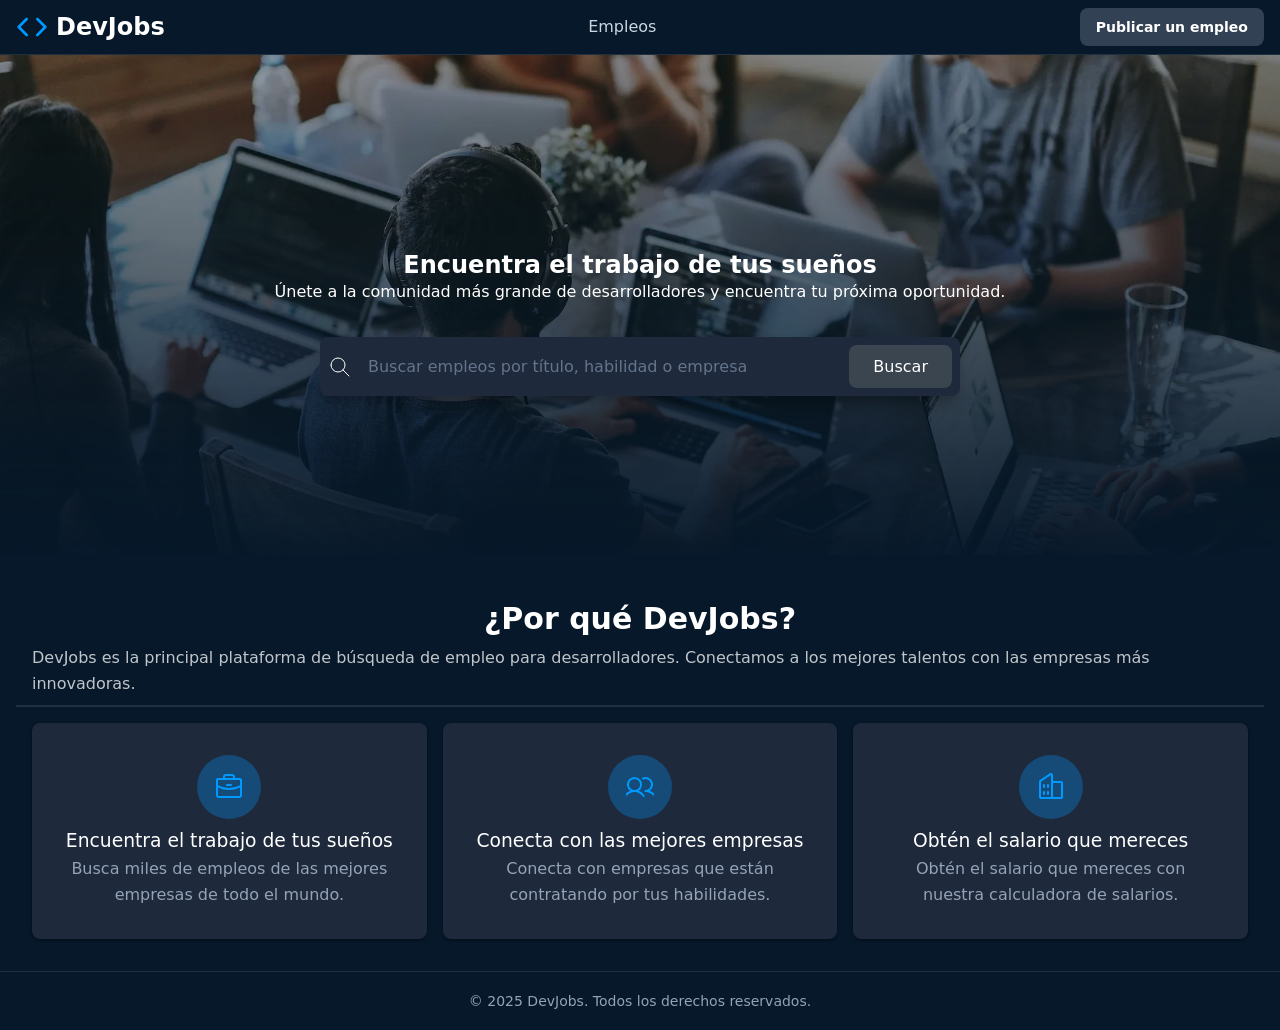
<file: index.html>
<!DOCTYPE html>
<html lang="es">

<head>
  <title>DevJobs - Inicio</title>
  <meta charset="UTF-8" />
  <meta name="description" content="Encuentra las mejores ofertas de trabajo para desarrolladores en DevJobs.">

  <link rel="stylesheet" href="./styles.css" />
</head>

<body>
  <header>
    <h1>
      <svg fill="none" stroke="currentColor" stroke-linecap="round" stroke-linejoin="round" stroke-width="2"
        viewBox="0 0 24 24" xmlns="http://www.w3.org/2000/svg">
        <polyline points="16 18 22 12 16 6"></polyline>
        <polyline points="8 6 2 12 8 18"></polyline>
      </svg>
      DevJobs
    </h1>

    <nav>
      <!-- <a href="">
        Inicio
      </a> -->
      <a href="empleos.html">Empleos</a>
    </nav>

    <div>
      <a href="">Publicar un empleo</a>
      <!-- <a href="">Iniciar sesión</a> -->
    </div>
  </header>

  <main>
    <section>
      <img src="./background.webp" width="200" />

      <h1>Encuentra el trabajo de tus sueños</h1>

      <p>Únete a la comunidad más grande de desarrolladores y encuentra tu próxima oportunidad.</p>

      <form role="search">
        <div>
          <svg xmlns="http://www.w3.org/2000/svg" width="24" height="24" viewBox="0 0 24 24" fill="none"
            stroke="currentColor" stroke-width="1" stroke-linecap="round" stroke-linejoin="round"
            class="icon icon-tabler icons-tabler-outline icon-tabler-search">
            <path stroke="none" d="M0 0h24v24H0z" fill="none" />
            <path d="M10 10m-7 0a7 7 0 1 0 14 0a7 7 0 1 0 -14 0" />
            <path d="M21 21l-6 -6" />
          </svg>

          <input required type="text" placeholder="Buscar empleos por título, habilidad o empresa">

          <button type="submit">Buscar</button>
        </div>
      </form>
    </section>

    <section>

      <header>
        <h2>¿Por qué DevJobs?</h2>
        <p>DevJobs es la principal plataforma de búsqueda de empleo para desarrolladores. Conectamos a los mejores
          talentos con las empresas más innovadoras.</p>
      </header>

      <footer>
        <article>
          <svg fill="currentColor" height="32" viewBox="0 0 256 256" width="32" xmlns="http://www.w3.org/2000/svg"
            aria-hidden="true">
            <path
              d="M216,56H176V48a24,24,0,0,0-24-24H104A24,24,0,0,0,80,48v8H40A16,16,0,0,0,24,72V200a16,16,0,0,0,16,16H216a16,16,0,0,0,16-16V72A16,16,0,0,0,216,56ZM96,48a8,8,0,0,1,8-8h48a8,8,0,0,1,8,8v8H96ZM216,72v41.61A184,184,0,0,1,128,136a184.07,184.07,0,0,1-88-22.38V72Zm0,128H40V131.64A200.19,200.19,0,0,0,128,152a200.25,200.25,0,0,0,88-20.37V200ZM104,112a8,8,0,0,1,8-8h32a8,8,0,0,1,0,16H112A8,8,0,0,1,104,112Z">
            </path>
          </svg>
          <h3>Encuentra el trabajo de tus sueños</h3>
          <p>Busca miles de empleos de las mejores empresas de todo el mundo.</p>
        </article>

        <article>
          <svg fill="currentColor" height="32" viewBox="0 0 256 256" width="32" xmlns="http://www.w3.org/2000/svg"
            aria-hidden="true">
            <path
              d="M117.25,157.92a60,60,0,1,0-66.5,0A95.83,95.83,0,0,0,3.53,195.63a8,8,0,1,0,13.4,8.74,80,80,0,0,1,134.14,0,8,8,0,0,0,13.4-8.74A95.83,95.83,0,0,0,117.25,157.92ZM40,108a44,44,0,1,1,44,44A44.05,44.05,0,0,1,40,108Zm210.14,98.7a8,8,0,0,1-11.07-2.33A79.83,79.83,0,0,0,172,168a8,8,0,0,1,0-16,44,44,0,1,0-16.34-84.87,8,8,0,1,1-5.94-14.85,60,60,0,0,1,55.53,105.64,95.83,95.83,0,0,1,47.22,37.71A8,8,0,0,1,250.14,206.7Z">
            </path>
          </svg>
          <h3>Conecta con las mejores empresas</h3>
          <p>Conecta con empresas que están contratando por tus habilidades.</p>
        </article>

        <article>
          <svg fill="currentColor" height="32" viewBox="0 0 256 256" width="32" xmlns="http://www.w3.org/2000/svg"
            aria-hidden="true">
            <path
              d="M240,208H224V96a16,16,0,0,0-16-16H144V32a16,16,0,0,0-24.88-13.32L39.12,72A16,16,0,0,0,32,85.34V208H16a8,8,0,0,0,0,16H240a8,8,0,0,0,0-16ZM208,96V208H144V96ZM48,85.34,128,32V208H48ZM112,112v16a8,8,0,0,1-16,0V112a8,8,0,1,1,16,0Zm-32,0v16a8,8,0,0,1-16,0V112a8,8,0,1,1,16,0Zm0,56v16a8,8,0,0,1-16,0V168a8,8,0,0,1,16,0Zm32,0v16a8,8,0,0,1-16,0V168a8,8,0,0,1,16,0Z">
            </path>
          </svg>
          <h3>Obtén el salario que mereces</h3>
          <p>Obtén el salario que mereces con nuestra calculadora de salarios.</p>
        </article>
      </footer>

    </section>
  </main>

  <footer>
    <small>&copy; 2025 DevJobs. Todos los derechos reservados.</small>
  </footer>

</body>

</html>
</file>
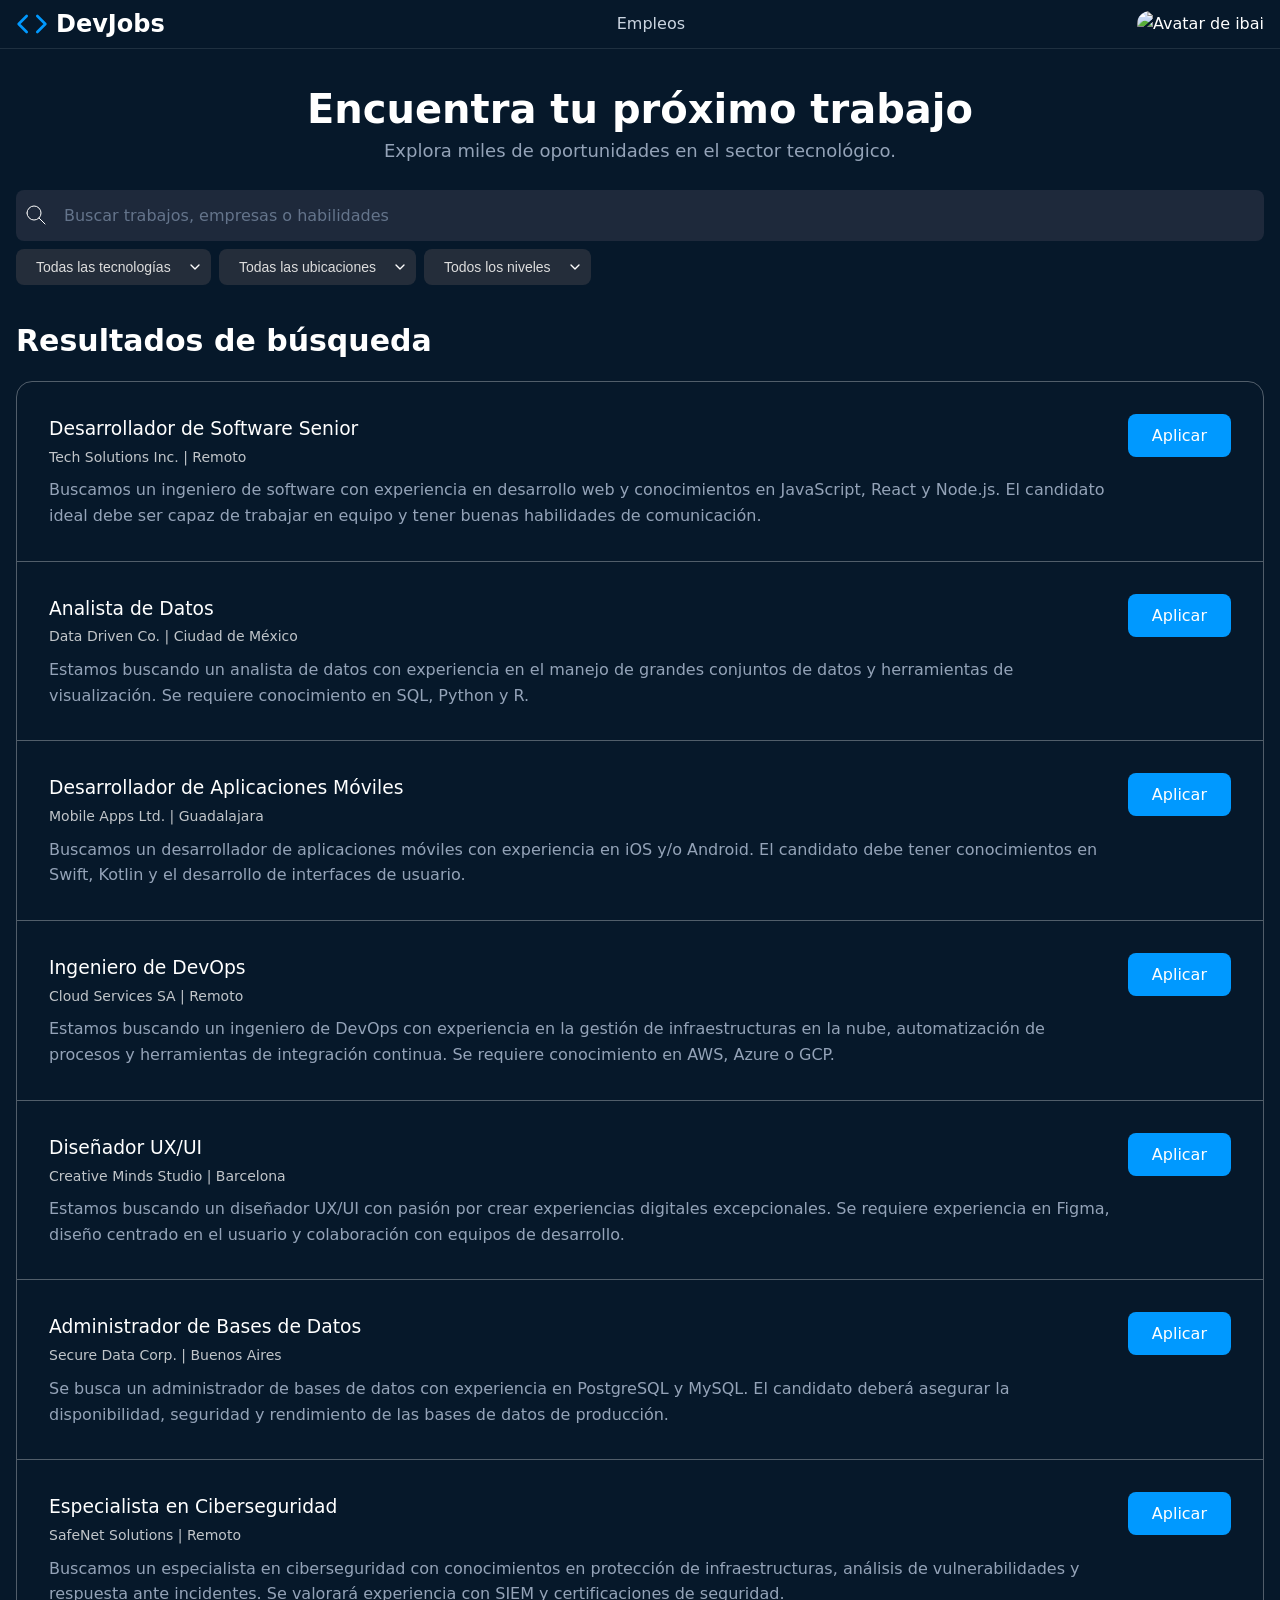
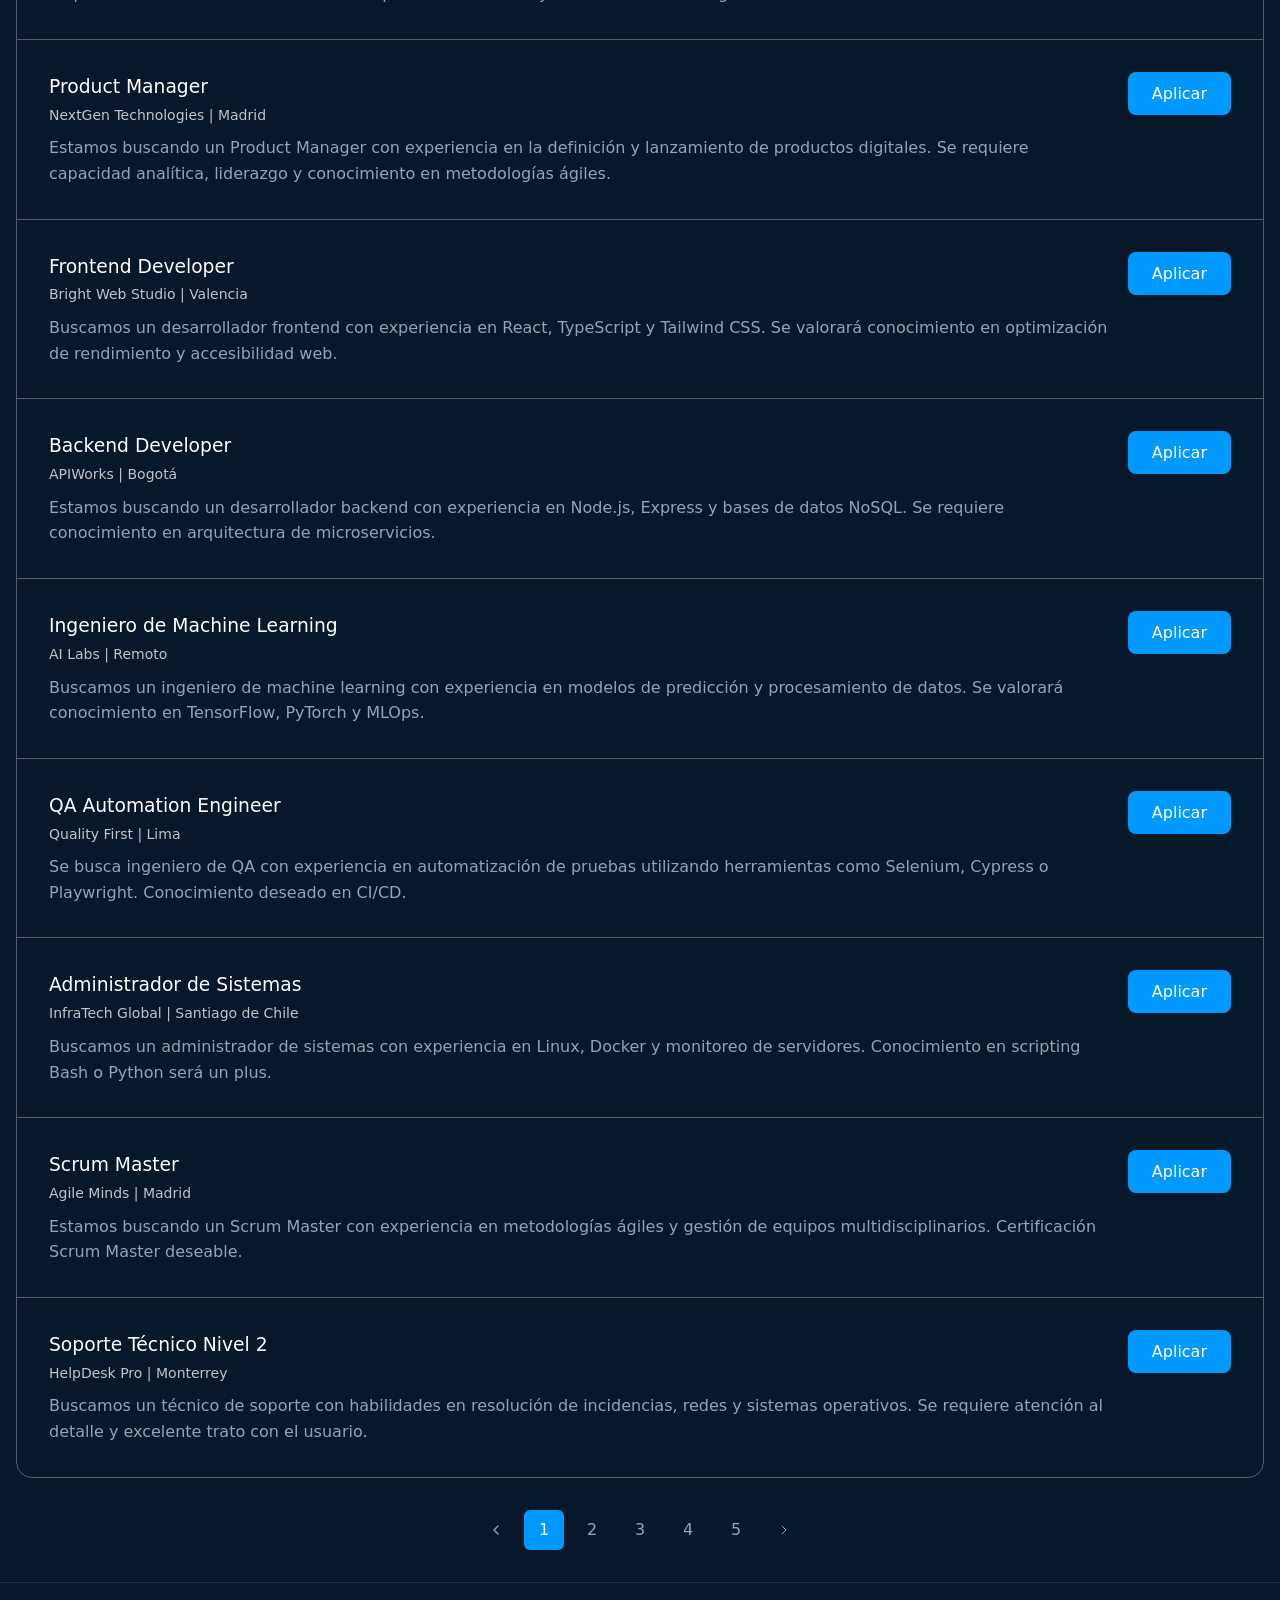
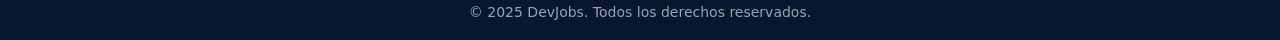
<file: empleos.html>
<!DOCTYPE html>
<html lang="es">

<head>
  <title>DevJobs - Empleos</title>
  <meta charset="UTF-8" />
  <meta name="description" content="Listado con empleos y filtros para encontrar tu trabajo ideal.">

  <link rel="stylesheet" href="./styles.css" />
  <script type="module" src="./main.js" defer></script>
</head>

<body>
  <header>
    <h1>
      <svg fill="none" stroke="currentColor" stroke-linecap="round" stroke-linejoin="round" stroke-width="2"
        viewBox="0 0 24 24" xmlns="http://www.w3.org/2000/svg">
        <polyline points="16 18 22 12 16 6"></polyline>
        <polyline points="8 6 2 12 8 18"></polyline>
      </svg>
      DevJobs
    </h1>

    <nav>
      <!-- <a href="">
        Inicio
      </a> -->
      <a href="empleos.html">Empleos</a>
    </nav>

    <div>
      <devjobs-avatar service="twitch" username="ibai"></devjobs-avatar>
    </div>
  </header>

  <main>
    <section class="jobs-search">
      <h1>Encuentra tu próximo trabajo</h1>
      <p>Explora miles de oportunidades en el sector tecnológico.</p>

      <form role="search">
        <div class="search-bar">
          <svg xmlns="http://www.w3.org/2000/svg" width="24" height="24" viexbox="0 0 24 24" fill="none"
            stroke="currentColor" stroke-linecap="round" stroke-linejoin="round" stroke-width="1"
            class="icon icon-tabler icon-tabler-search">
            <path stroke="none" d="M0 0h24v24H0z" fill="none" />
            <path d="M10 10m-7 0a7 7 0 1 0 14 0a7 7 0 1 0 -14 0" />
            <path d="M21 21l-6 -6" />
          </svg>

          <input required type="text" placeholder="Buscar trabajos, empresas o habilidades" />
        </div>

        <div class="search-filters">
          <select name="technology" id="filter-technology">
            <option value="">Todas las tecnologías</option>

            <optgroup label="Frontend">
              <option value="html">HTML</option>
              <option value="css">CSS</option>
              <option value="javascript">JavaScript</option>
              <option value="react">React</option>
              <option value="vue">Vue</option>
            </optgroup>

            <optgroup label="Backend">
              <option value="node">Node.js</option>
              <option value="python">Python</option>
              <option value="php">PHP</option>
              <option value="java">Java</option>
            </optgroup>

            <optgroup label="Base de datos">
              <option value="mysql">MySQL</option>
              <option value="mongodb">MongoDB</option>
              <option value="postgresql">PostgreSQL</option>
            </optgroup>
          </select>

          <select name="location" id="filter-location">
            <option value="">Todas las ubicaciones</option>

            <optgroup label="España">
              <option value="madrid">Madrid</option>
              <option value="barcelona">Barcelona</option>
              <option value="valencia">Valencia</option>
            </optgroup>

            <optgroup label="México">
              <option value="cdmx">Ciudad de México</option>
              <option value="monterrey">Monterrey</option>
              <option value="guadalajara">Guadalajara</option>
            </optgroup>

            <hr />

            <option value="remoto">🌍 Remoto</option>
          </select>

          <select name="experience-level" id="filter-experience-level">
            <option value="">Todos los niveles</option>
            <option value="junior">Junior</option>
            <option value="mid">Mid-level</option>
            <option value="senior">Senior</option>

            <hr />

            <option value="intern">Prácticas</option>
            <option value="freelance">Freelance</option>
          </select>
        </div>
      </form>

      <span id="filter-selected-value"></span>
    </section>
    <section>
      <h2>Resultados de búsqueda</h2>
      <div class="jobs-listings">
        <!-- Aquí se insertan los empleos dinámicamente -->
      </div>

      <nav class="pagination">
        <a href="#"><svg width="16" height="16" viewBox="0 0 24 24" fill="none" stroke="currentColor" stroke-width="2"
            stroke-linecap="round" stroke-linejoin="round">
            <path stroke="none" d="M0 0h24v24H0z" fill="none" />
            <path d="M15 6l-6 6l6 6" />
          </svg></a>
        <a class="is-active" href="#">1</a>
        <a href="#">2</a>
        <a href="#">3</a>
        <a href="#">4</a>
        <a href="#">5</a>
        <a href="#">
          <svg width="16" height="16" viewBox="0 0 24 24" fill="none" stroke="currentColor" stroke-width="1.5"
            stroke-linecap="round" stroke-linejoin="round"
            class="icon icon-tabler icons-tabler-outline icon-tabler-chevron-right">
            <path stroke="none" d="M0 0h24v24H0z" fill="none" />
            <path d="M9 6l6 6l-6 6" />
          </svg>
        </a>
      </nav>
    </section>
  </main>


  <footer>
    <small>&copy; 2025 DevJobs. Todos los derechos reservados.</small>
  </footer>

</body>

</html>
</file>
<file: styles.css>
* {
  margin: 0;
  padding: 0;
  box-sizing: border-box;
}





:root {
  --primary: #3b4550;
  --primary-dark: #0a3d66;
  --primary-hover: #0d5ba8;
  --primary-light: #09f;
  --background: #06182a;
  --text-primary: #ffffff;
  --text-secondary: #cbd5e1;
  --text-muted: #94a3b8;
  --border: rgba(255, 255, 255, 0.1);
  --card-bg: #1e293b;
  --shadow: rgba(0, 0, 0, 0.3);
  --input-bg: #1e293b;
  --hsla-example: hsla(210, 100%, 56%, 1);
}






@font-face {
  font-family: 'Inter Variable';
  font-style: normal;
  font-display: swap;
  font-weight: 100 900;
  src: url(https://cdn.jsdelivr.net/fontsource/fonts/inter:vf@latest/latin-wght-normal.woff2) format('woff2-variations');
  unicode-range: U+0000-00FF,U+0131,U+0152-0153,U+02BB-02BC,U+02C6,U+02DA,U+02DC,U+0304,U+0308,U+0329,U+2000-206F,U+20AC,U+2122,U+2191,U+2193,U+2212,U+2215,U+FEFF,U+FFFD;
}






body {
  font-family: system-ui;
  background-color: var(--background);
  color: var(--text-primary);
  min-height: 100vh;
  display: flex;
  flex-direction: column;
  line-height: 1.6;
}




select {
  padding: 0.625rem 1.25rem;
  background-color: #242d3a;
  border: 0;
  border-radius: 0.5rem;
  font-size: 0.875rem;
  color: #ddd;
  cursor: pointer;
  transition: all 0.2s;
  appearance: none;
  background-image: url("data:image/svg+xml,%3Csvg xmlns='http://www.w3.org/2000/svg' width='16' height='16' viewBox='0 0 24 24' fill='none' stroke='white' stroke-width='2' stroke-linecap='round' stroke-linejoin='round'%3E%3Cpolyline points='6 9 12 15 18 9'/%3E%3C/svg%3E");
  background-repeat: no-repeat;
  background-position: right 0.5rem center;
  padding-right: 2.5rem;

  &:hover {
    background-color: var(--primary-hover);
    color: white;
  }

  &:focus {
    outline: 2px solid #1173d4;
    outline-offset: 2px;
  }
}




/* Títulos principales */
h1 {
  font-size: 1.5rem;
  line-height: 1.2;
  text-wrap: balance;
  display: flex;
  align-items: center;
  gap: 0.5rem;

  svg {
    width: 2rem;
    height: 2rem;
    color: var(--primary-light);
  }
}

h1 + p {
  text-wrap: balance;
  margin-bottom: 2rem
}

/* Header */
header {
  border-bottom: 1px solid var(--border);
  background: var(--background);
  padding: .5rem 1rem;
  display: flex;
  align-items: center;
  justify-content: space-between;
  gap: 2rem;

  h2 {
    font-size: 1.25rem;
    font-weight: 700;
    color: var(--text-primary);
  }
}

/* Navegación del header a otras páginas */
nav {
  align-items: center;
  gap: 1rem;
  display: flex;

  a {
    text-decoration: none;
    color: var(--text-secondary);
    transition: color 0.2s;
    font-weight: 500;

    &:hover, &:focus {
      color: var(--primary);
      outline: none;
    }
  }
}

/* Botones del Header */
header div a {
  padding: 0.5rem 1rem;
  border-radius: 0.5rem;
  background-color: #334155;
  color: var(--text-primary);
  display: inline-block;
  font-size: 0.875rem;
  font-weight: 700;
  text-decoration: none;
  /* TODO */
}

/* Hero */
main > section:nth-child(1) {
  height: 500px;
  text-align: center;
  display: flex;
  flex-direction: column;
  justify-content: center;
  align-items: center;

  h1 {
    padding-top: 36px;
  }

  & > img {
    position: absolute;
    width: 100%;
    height: 100%;
    object-fit: cover;
    z-index: -1;
    left: 0;
    right: 0;
    mask-image: linear-gradient(to bottom, rgba(16, 25, 34, 1) 5%, rgba(16, 25, 34, 0) 80%);
  }
}

/* Formulario de Búsqueda */
form {
  max-width: 42rem;
  width: 100%;
  margin: 0 auto;
  padding-inline: 1rem;
}

form > div {
  display: flex;
  align-items: center;
  background-color: var(--input-bg);
  border-radius: 0.5rem;
  box-shadow: 0 10px 15px -3px var(--shadow);
  padding: 0.5rem;
  gap: 0.5rem;
}

form span {
  padding-left: 0.75rem;
  color: var(--text-muted);
  display: flex;
  align-items: center;
  flex-shrink: 0;
}

form input[type="text"] {
  flex: 1;
  background: transparent;
  border: none;
  outline: none;
  color: var(--text-primary);
  padding: 0.75rem 0.5rem;
  font-size: 1rem;
  font-family: inherit;
}

form input[type="text"]::placeholder {
  color: #64748b;
}

button {
  padding: 0.75rem 1.5rem;
  border-radius: 0.5rem;
  background-color: var(--primary);
  color: white;
  font-weight: 400;
  border: none;
  cursor: pointer;
  transition: all 0.2s;
  font-family: inherit;
  font-size: 1rem;
  white-space: nowrap;

  &:hover, /* pseudo-clase que significa que el ratón está encima */
  &:focus { /* pseudo-clase que significa que el elemento tiene el foco */
    background-color: var(--primary-hover);
    outline: 2px solid white;
    outline-offset: 2px;
  }   

  &:active { 
    transform: scale(0.90)
  }

  &:disabled {
    opacity: .5;
    pointer-events: none;
  }
}

/* Features Section */
main > section:nth-child(2) {
  padding-inline: 1rem;
  background-color: var(--background);
  padding-top: 2rem;

  & > header {
    gap: 2px;
    flex-direction: column;

    h2 {
      margin-bottom: 0;
    }

    p {
      opacity: .75;
    }
  }

  & > div {
    max-width: 1280px;
    margin: 0 auto;
  }
}

main > section:nth-child(2) h2 {
  font-size: 1.875rem;
  font-weight: 700;
  color: var(--text-primary);
  margin-bottom: 1rem;
}

main > section:nth-child(2) > div > div:first-child > p {
  font-size: 1.125rem;
  color: var(--text-muted);
  max-width: 42rem;
  margin: 0 auto;
}

/* Grid de Features */
main > section:nth-child(2) footer {
  display: grid;
  grid-template-columns: repeat(auto-fit, minmax(280px, 1fr));
  gap: 16px
}

/* Feature Cards */
/* article {
  background-color: var(--card-bg);
  padding: 2rem;
  margin-bottom: 16px;
  border-radius: 0.5rem;                   
  box-shadow: 0px 1px 3px 0 var(--shadow); 

  svg {
    color: var(--primary-light);          
    background: rgba(0, 153, 255, 0.3);  
    border-radius: 9999px;               
    width: 64px;                         
    height: 64px;                        
    padding: 16px;                       
  }

  h3 {
    font-weight: 500;
  }

  p {
    color: var(--text-muted);
  }
} */

/* Footer */
footer {
  background-color: var(--background);
  border-top: 1px solid var(--border);
  text-align: center;
  padding: 16px;

  small {
    color: var(--text-muted);
    font-size: 0.875rem;
  }
}

article {
  background-color: var(--card-bg);
  padding: 2rem;
  margin-bottom: 16px;
  border-radius: 0.5rem;
  box-shadow: 0px 1px 3px 0px rgba(0, 0, 0, 0.5);

  svg {
    color: var(--primary-light);
    background: rgba(0, 153, 255, .3);
    width: 64px;
    height: 64px;
    border-radius: 100%;
    padding: 16px;
  }

  p {
    color: var(--text-muted);
  }

  h3 {
    font-weight: 500;
  }
}

/* Jobs Search */
.jobs-search {
  margin: 0;
  padding: 0;
  height: auto !important;

  h1 {
    font-size: 2.5rem;
    margin-bottom: 0.25rem;
  }

  p {
    font-size: 1.125rem;
    color: var(--text-muted);
    margin-bottom: 1.5rem;
  }

  .search-bar {
    background: var(--input-bg);
    padding: 0.25rem 0.5rem;
  }

  .search-filters {
    display: flex;
    flex-wrap: wrap;
    margin-top: 0.5rem;
  }

  form {
    width: 100%;
    max-width: 1280px;
  }

  form div {
    background: none;
    box-shadow: none;
    padding: 0;
  }
}

.jobs-listings {
  border: 1px solid rgba(255, 255, 255, 0.3);
  border-radius: 1rem;

  .job-listing-card {
    background: none;
    box-shadow: none;
    border-radius: 0;
    border-bottom: 1px solid rgba(255, 255, 255, 0.3);
    margin: 0;

    display: flex;
    align-items: start;
    gap: 1rem;

    &.is-hidden {
      display: none;
    }

    small {
      font-size: 0.875rem;
      opacity: 0.75;
    }

    p {
      margin-top: 0.5rem;
    }

    &:last-child {
      border-bottom: none;
    }
  }
}


.pagination {
  display: flex;
  justify-content: center;
  gap: 0.5rem;
  margin-block: 2rem;

  a {
    display: flex;
    align-items: center;
    justify-content: center;
    width: 2.5rem;
    height: 2.5rem;
    text-decoration: none;
    color: var(--text-muted);
    border-radius: 0.375rem;
    transition: all 0.3s;

    &:hover,
    &:focus {
      background-color: #fff;
    }

    &:active {
      transform: scale(0.9);
    }

    &.is-active {
      background-color: var(--primary-light);
      color: white;
      pointer-events: none;
    }
  }
}

.button-apply-job {
  background: var(--primary-light);

  &.is-applied {
    background: #4caf50;
    pointer-events: none;
  }
}
</file>
